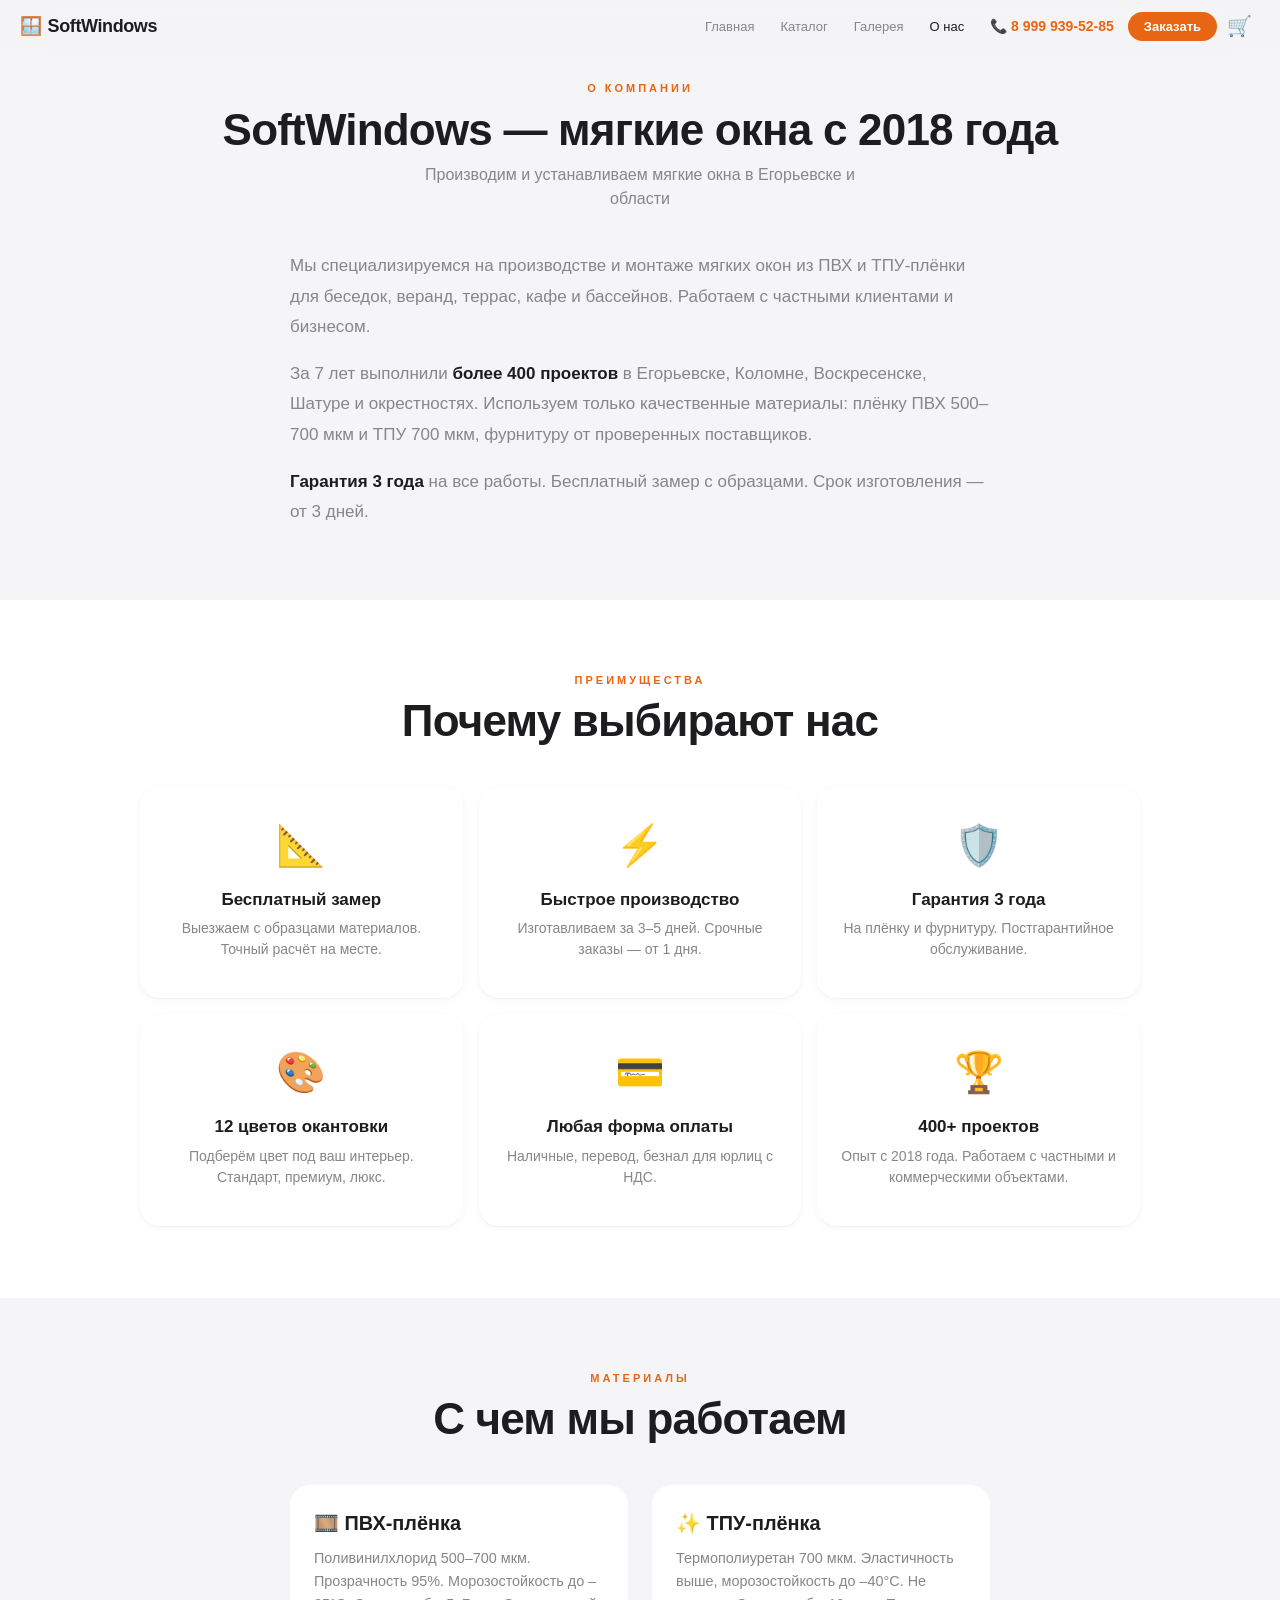
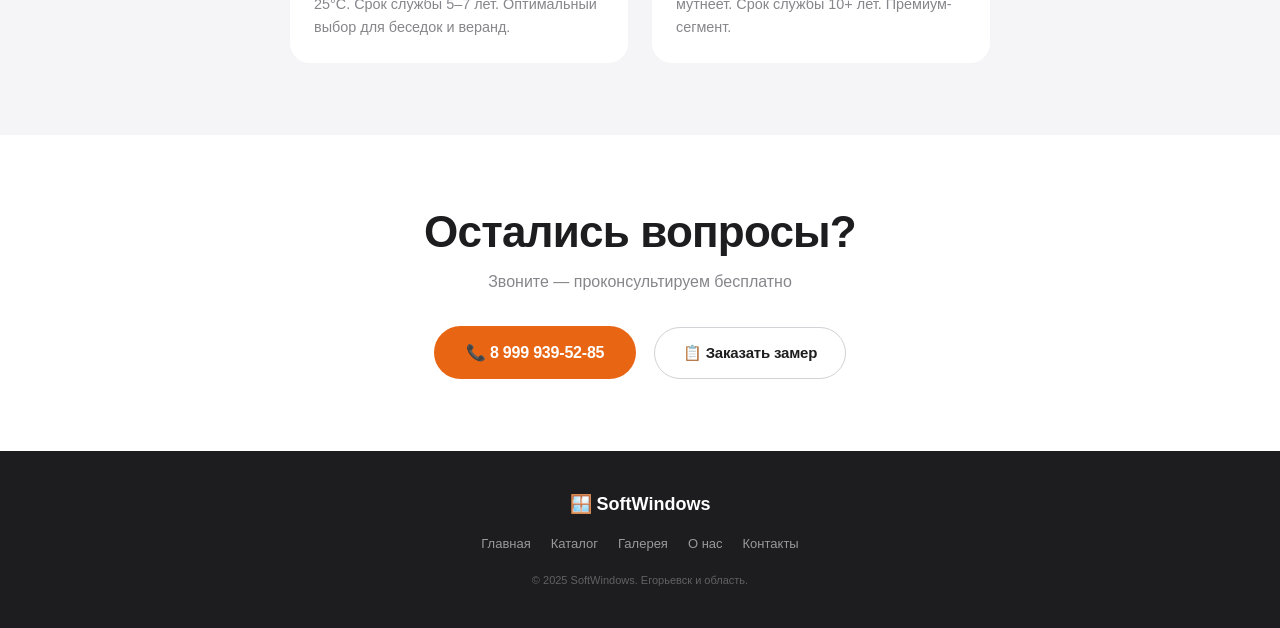
<file: about.html>
<!DOCTYPE html>
<html lang="ru">
<head>
<meta charset="UTF-8">
<meta name="viewport" content="width=device-width, initial-scale=1.0">
<meta name="description" content="О компании SoftWindows: производство и монтаж мягких окон в Егорьевске с 2018 года. Гарантия 3 года.">
<title>О нас — SoftWindows</title>
<link rel="stylesheet" href="css/style.css">
</head>
<body>
<div class="admin-bar" id="adminBar">
    <span>🔐 Админ</span>
    <button class="abtn" onclick="openProductModal()">+ Товар</button>
    <button class="abtn" onclick="openGalleryModal()">+ Фото</button>
    <button class="abtn green" onclick="editAllData()">📝 Всё</button>
    <button class="abtn" onclick="exportData()">💾 Экспорт</button>
    <button class="abtn" onclick="importData()">📂 Импорт</button>
    <button class="abtn red" onclick="adminLogout()">Выход</button>
</div>
<nav class="nav" id="navbar">
    <div class="nav-logo" onclick="if(!isAdmin)adminLogin()"><span class="logo-icon">🪟</span> SoftWindows</div>
    <ul class="nav-links" id="navLinks">
        <li><a href="index.html" data-page="home">Главная</a></li>
        <li><a href="catalog.html" data-page="catalog">Каталог</a></li>
        <li><a href="gallery.html" data-page="gallery">Галерея</a></li>
        <li><a href="about.html" data-page="about" class="active">О нас</a></li>
        <li><a href="tel:+79999395285" class="nav-phone">📞 8 999 939-52-85</a></li>
        <li><a href="contact.html" data-page="contact" class="nav-cta">Заказать</a></li>
        <li><button class="cart-icon" onclick="openCart()">🛒<span class="cart-count" id="cartCount">0</span></button></li>
    </ul>
    <button class="burger" id="burger" onclick="toggleMenu()"><span></span><span></span><span></span></button>
</nav>
<main>
    <section class="section" style="padding-top:80px">
        <div class="section-head">
            <p class="section-tag">О компании</p>
            <h2 class="section-title">SoftWindows — мягкие окна с 2018 года</h2>
            <p class="section-sub">Производим и устанавливаем мягкие окна в Егорьевске и области</p>
        </div>
        <div style="max-width:700px;margin:0 auto;line-height:1.8;color:var(--text-secondary)">
            <p>Мы специализируемся на производстве и монтаже мягких окон из ПВХ и ТПУ-плёнки для беседок, веранд, террас, кафе и бассейнов. Работаем с частными клиентами и бизнесом.</p>
            <p style="margin-top:1rem">За 7 лет выполнили <strong style="color:var(--text)">более 400 проектов</strong> в Егорьевске, Коломне, Воскресенске, Шатуре и окрестностях. Используем только качественные материалы: плёнку ПВХ 500–700 мкм и ТПУ 700 мкм, фурнитуру от проверенных поставщиков.</p>
            <p style="margin-top:1rem"><strong style="color:var(--text)">Гарантия 3 года</strong> на все работы. Бесплатный замер с образцами. Срок изготовления — от 3 дней.</p>
        </div>
    </section>
    <section class="section alt">
        <div class="section-head">
            <p class="section-tag">Преимущества</p>
            <h2 class="section-title">Почему выбирают нас</h2>
        </div>
        <div class="services-grid" style="max-width:var(--max-width);margin:0 auto">
            <div class="service-card"><span class="service-icon">📐</span><h3>Бесплатный замер</h3><p>Выезжаем с образцами материалов. Точный расчёт на месте.</p></div>
            <div class="service-card"><span class="service-icon">⚡</span><h3>Быстрое производство</h3><p>Изготавливаем за 3–5 дней. Срочные заказы — от 1 дня.</p></div>
            <div class="service-card"><span class="service-icon">🛡️</span><h3>Гарантия 3 года</h3><p>На плёнку и фурнитуру. Постгарантийное обслуживание.</p></div>
            <div class="service-card"><span class="service-icon">🎨</span><h3>12 цветов окантовки</h3><p>Подберём цвет под ваш интерьер. Стандарт, премиум, люкс.</p></div>
            <div class="service-card"><span class="service-icon">💳</span><h3>Любая форма оплаты</h3><p>Наличные, перевод, безнал для юрлиц с НДС.</p></div>
            <div class="service-card"><span class="service-icon">🏆</span><h3>400+ проектов</h3><p>Опыт с 2018 года. Работаем с частными и коммерческими объектами.</p></div>
        </div>
    </section>
    <section class="section">
        <div class="section-head">
            <p class="section-tag">Материалы</p>
            <h2 class="section-title">С чем мы работаем</h2>
        </div>
        <div style="max-width:700px;margin:0 auto;display:grid;grid-template-columns:1fr 1fr;gap:1.5rem">
            <div style="background:var(--bg-alt);border-radius:var(--radius);padding:1.5rem">
                <h3 style="margin-bottom:0.5rem">🎞️ ПВХ-плёнка</h3>
                <p style="color:var(--text-secondary);font-size:0.9rem;line-height:1.6">Поливинилхлорид 500–700 мкм. Прозрачность 95%. Морозостойкость до –25°C. Срок службы 5–7 лет. Оптимальный выбор для беседок и веранд.</p>
            </div>
            <div style="background:var(--bg-alt);border-radius:var(--radius);padding:1.5rem">
                <h3 style="margin-bottom:0.5rem">✨ ТПУ-плёнка</h3>
                <p style="color:var(--text-secondary);font-size:0.9rem;line-height:1.6">Термополиуретан 700 мкм. Эластичность выше, морозостойкость до –40°C. Не мутнеет. Срок службы 10+ лет. Премиум-сегмент.</p>
            </div>
        </div>
    </section>
    <section class="section alt" style="text-align:center">
        <h2 class="section-title" style="margin-bottom:0.8rem">Остались вопросы?</h2>
        <p class="section-sub" style="margin-bottom:2rem">Звоните — проконсультируем бесплатно</p>
        <a href="tel:+79999395285" class="btn btn-accent" style="font-size:1rem;padding:0.9rem 2rem">📞 8 999 939-52-85</a>
        <a href="contact.html" class="btn btn-outline" style="margin-left:0.8rem">📋 Заказать замер</a>
    </section>
</main>
<footer>
    <div class="footer-logo">🪟 SoftWindows</div>
    <ul class="footer-links">
        <li><a href="index.html">Главная</a></li><li><a href="catalog.html">Каталог</a></li>
        <li><a href="gallery.html">Галерея</a></li><li><a href="about.html">О нас</a></li>
        <li><a href="contact.html">Контакты</a></li>
    </ul>
    <p class="footer-copy">© 2025 SoftWindows. Егорьевск и область.</p>
</footer>
<div class="cart-modal" id="cartModal" onclick="closeCartOutside(event)">
    <div class="cart-panel" onclick="event.stopPropagation()">
        <div class="cart-header"><h3>🛒 Корзина</h3><button class="cart-close" onclick="closeCart()">✕</button></div>
        <div id="cartItems"></div>
        <div class="cart-total"><span>Итого:</span><span class="cart-total-price" id="cartTotal">0 ₽</span></div>
        <div class="cart-actions">
            <a href="contact.html" class="btn btn-accent" style="flex:1;justify-content:center" onclick="closeCart()">Оформить</a>
            <button class="btn btn-outline" style="flex:1;justify-content:center" onclick="clearCart()">Очистить</button>
        </div>
    </div>
</div>
<script src="js/data.js"></script>
<script src="js/app.js"></script>
<script src="js/components.js"></script>
</body>
</html>
</file>
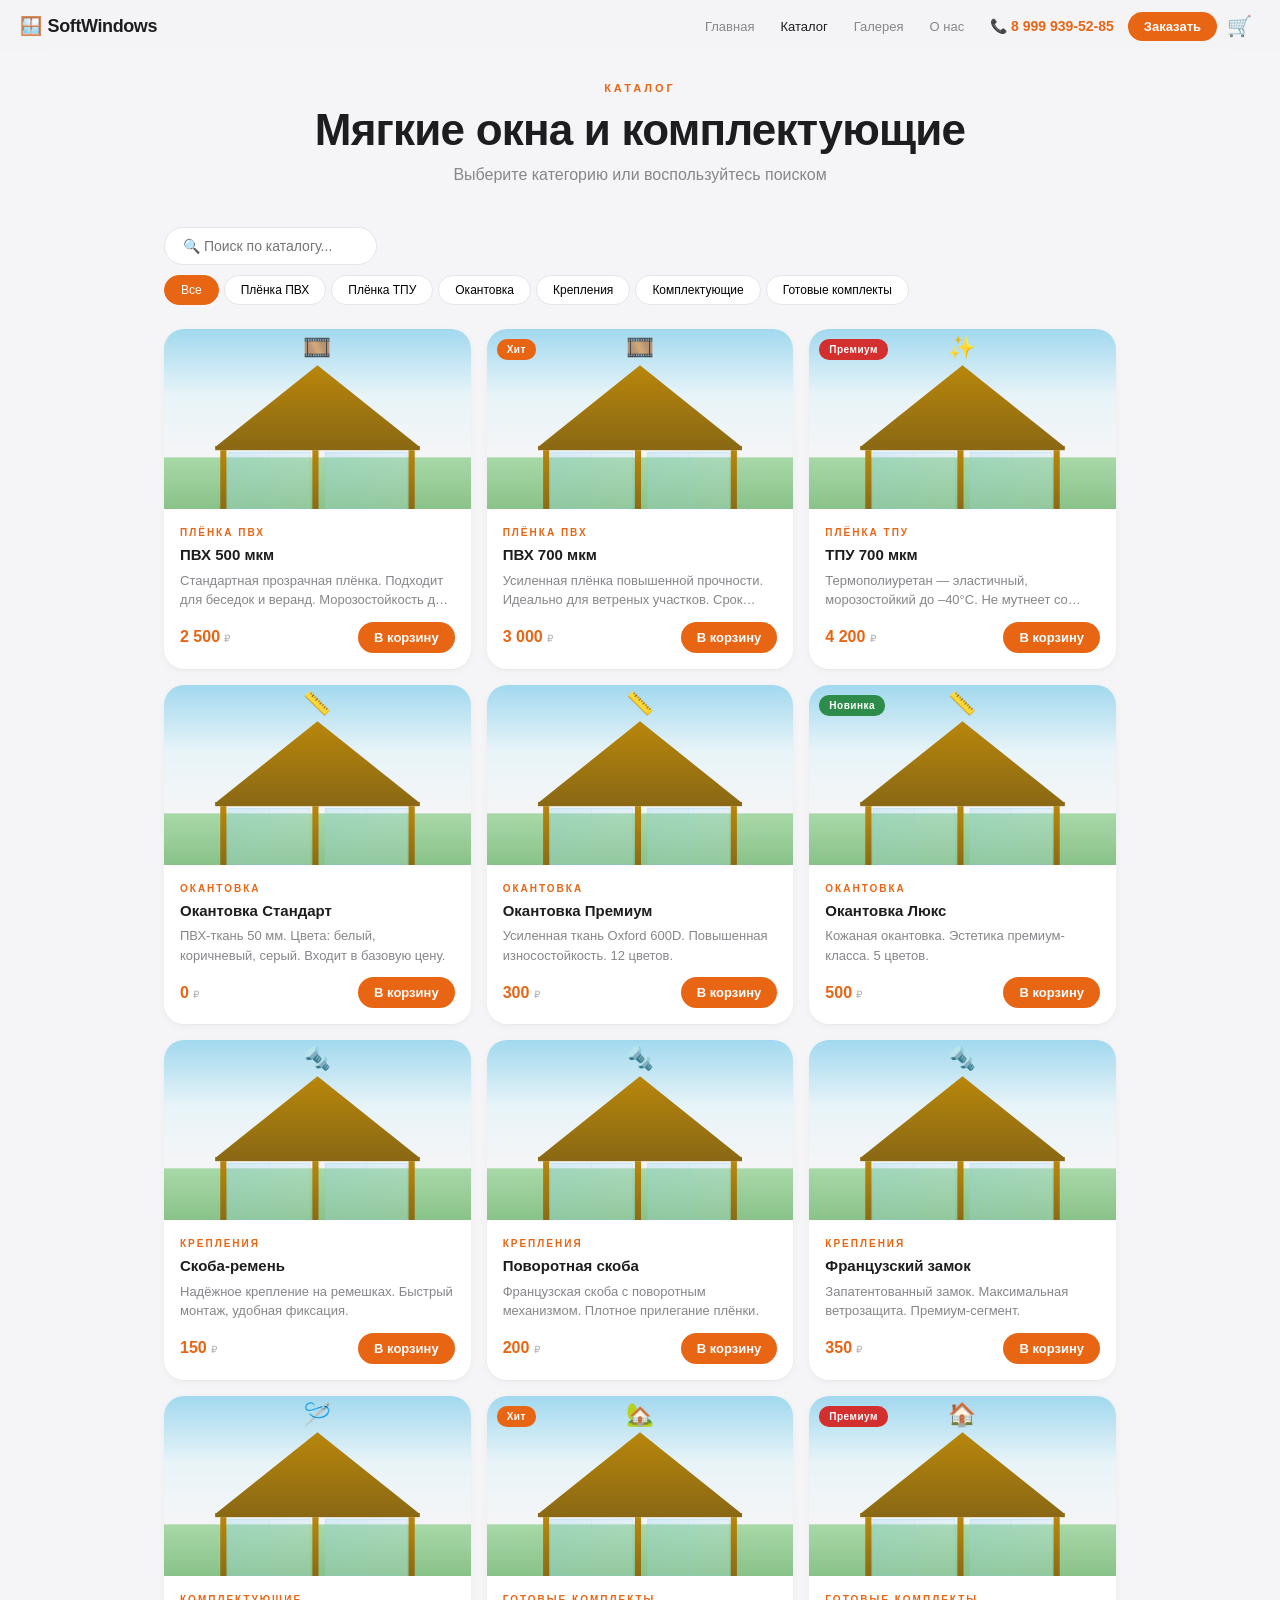
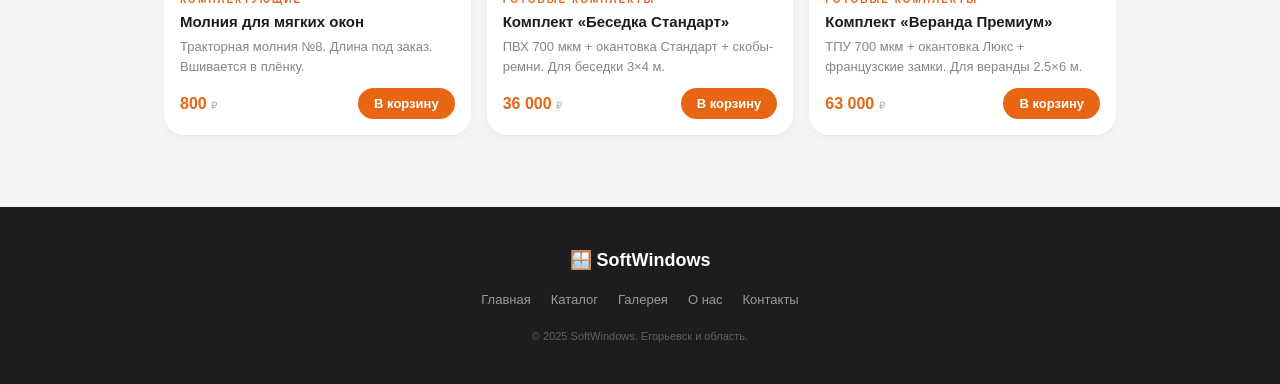
<file: catalog.html>
<!DOCTYPE html>
<html lang="ru">
<head>
<meta charset="UTF-8">
<meta name="viewport" content="width=device-width, initial-scale=1.0">
<meta name="description" content="Каталог мягких окон SoftWindows: ПВХ и ТПУ плёнка, окантовка, крепления, готовые комплекты. Цены от 2 500 ₽/м².">
<title>Каталог — SoftWindows</title>
<link rel="stylesheet" href="css/style.css">
</head>
<body>
<div class="admin-bar" id="adminBar">
    <span>🔐 Админ</span>
    <button class="abtn" onclick="openProductModal()">+ Товар</button>
    <button class="abtn green" onclick="editAllData()">📝 Всё</button>
    <button class="abtn" onclick="exportData()">💾 Экспорт</button>
    <button class="abtn" onclick="importData()">📂 Импорт</button>
    <button class="abtn red" onclick="adminLogout()">Выход</button>
</div>
<nav class="nav" id="navbar">
    <div class="nav-logo" onclick="if(!isAdmin)adminLogin()"><span class="logo-icon">🪟</span> SoftWindows</div>
    <ul class="nav-links" id="navLinks">
        <li><a href="index.html" data-page="home">Главная</a></li>
        <li><a href="catalog.html" data-page="catalog" class="active">Каталог</a></li>
        <li><a href="gallery.html" data-page="gallery">Галерея</a></li>
        <li><a href="about.html" data-page="about">О нас</a></li>
        <li><a href="tel:+79999395285" class="nav-phone">📞 8 999 939-52-85</a></li>
        <li><a href="contact.html" data-page="contact" class="nav-cta">Заказать</a></li>
        <li><button class="cart-icon" onclick="openCart()">🛒<span class="cart-count" id="cartCount">0</span></button></li>
    </ul>
    <button class="burger" id="burger" onclick="toggleMenu()"><span></span><span></span><span></span></button>
</nav>
<main>
    <section class="section" style="padding-top:80px">
        <div class="section-head">
            <p class="section-tag">Каталог</p>
            <h2 class="section-title">Мягкие окна и комплектующие</h2>
            <p class="section-sub">Выберите категорию или воспользуйтесь поиском</p>
        </div>
        <div class="catalog-toolbar">
            <input type="text" id="search" placeholder="🔍 Поиск по каталогу...">
            <div id="filters"></div>
        </div>
        <div id="catalogGrid"></div>
    </section>
</main>
<footer>
    <div class="footer-logo">🪟 SoftWindows</div>
    <ul class="footer-links">
        <li><a href="index.html">Главная</a></li><li><a href="catalog.html">Каталог</a></li>
        <li><a href="gallery.html">Галерея</a></li><li><a href="about.html">О нас</a></li>
        <li><a href="contact.html">Контакты</a></li>
    </ul>
    <p class="footer-copy">© 2025 SoftWindows. Егорьевск и область.</p>
</footer>
<div class="cart-modal" id="cartModal" onclick="closeCartOutside(event)">
    <div class="cart-panel" onclick="event.stopPropagation()">
        <div class="cart-header"><h3>🛒 Корзина</h3><button class="cart-close" onclick="closeCart()">✕</button></div>
        <div id="cartItems"></div>
        <div class="cart-total"><span>Итого:</span><span class="cart-total-price" id="cartTotal">0 ₽</span></div>
        <div class="cart-actions">
            <a href="contact.html" class="btn btn-accent" style="flex:1;justify-content:center" onclick="closeCart()">Оформить</a>
            <button class="btn btn-outline" style="flex:1;justify-content:center" onclick="clearCart()">Очистить</button>
        </div>
    </div>
</div>
<div class="modal-overlay" id="productModal" onclick="closeModalOutside(event)">
    <div class="modal-box" onclick="event.stopPropagation()">
        <h3 id="productModalTitle">Новый товар</h3><input type="hidden" id="editId">
        <div class="modal-field"><label>Категория</label><input type="text" id="f_cat"></div>
        <div class="modal-field"><label>Название</label><input type="text" id="f_title"></div>
        <div class="modal-field"><label>Описание</label><textarea id="f_desc"></textarea></div>
        <div class="modal-field"><label>Цена</label><input type="text" id="f_price"></div>
        <div class="modal-field"><label>Ссылка на фото или images/файл.jpg</label><input type="text" id="f_img"></div>
        <div class="modal-field"><label>Эмодзи</label><input type="text" id="f_icon"></div>
        <div class="modal-field"><label>Бейдж (Хит/Новинка/Премиум)</label><input type="text" id="f_badge"></div>
        <div class="modal-btns">
            <button class="btn btn-outline" onclick="closeModal('productModal')">Отмена</button>
            <button class="btn btn-accent" onclick="saveProduct()">Сохранить</button>
        </div>
    </div>
</div>
<script src="js/data.js"></script>
<script src="js/app.js"></script>
<script src="js/components.js"></script>
</body>
</html>
</file>
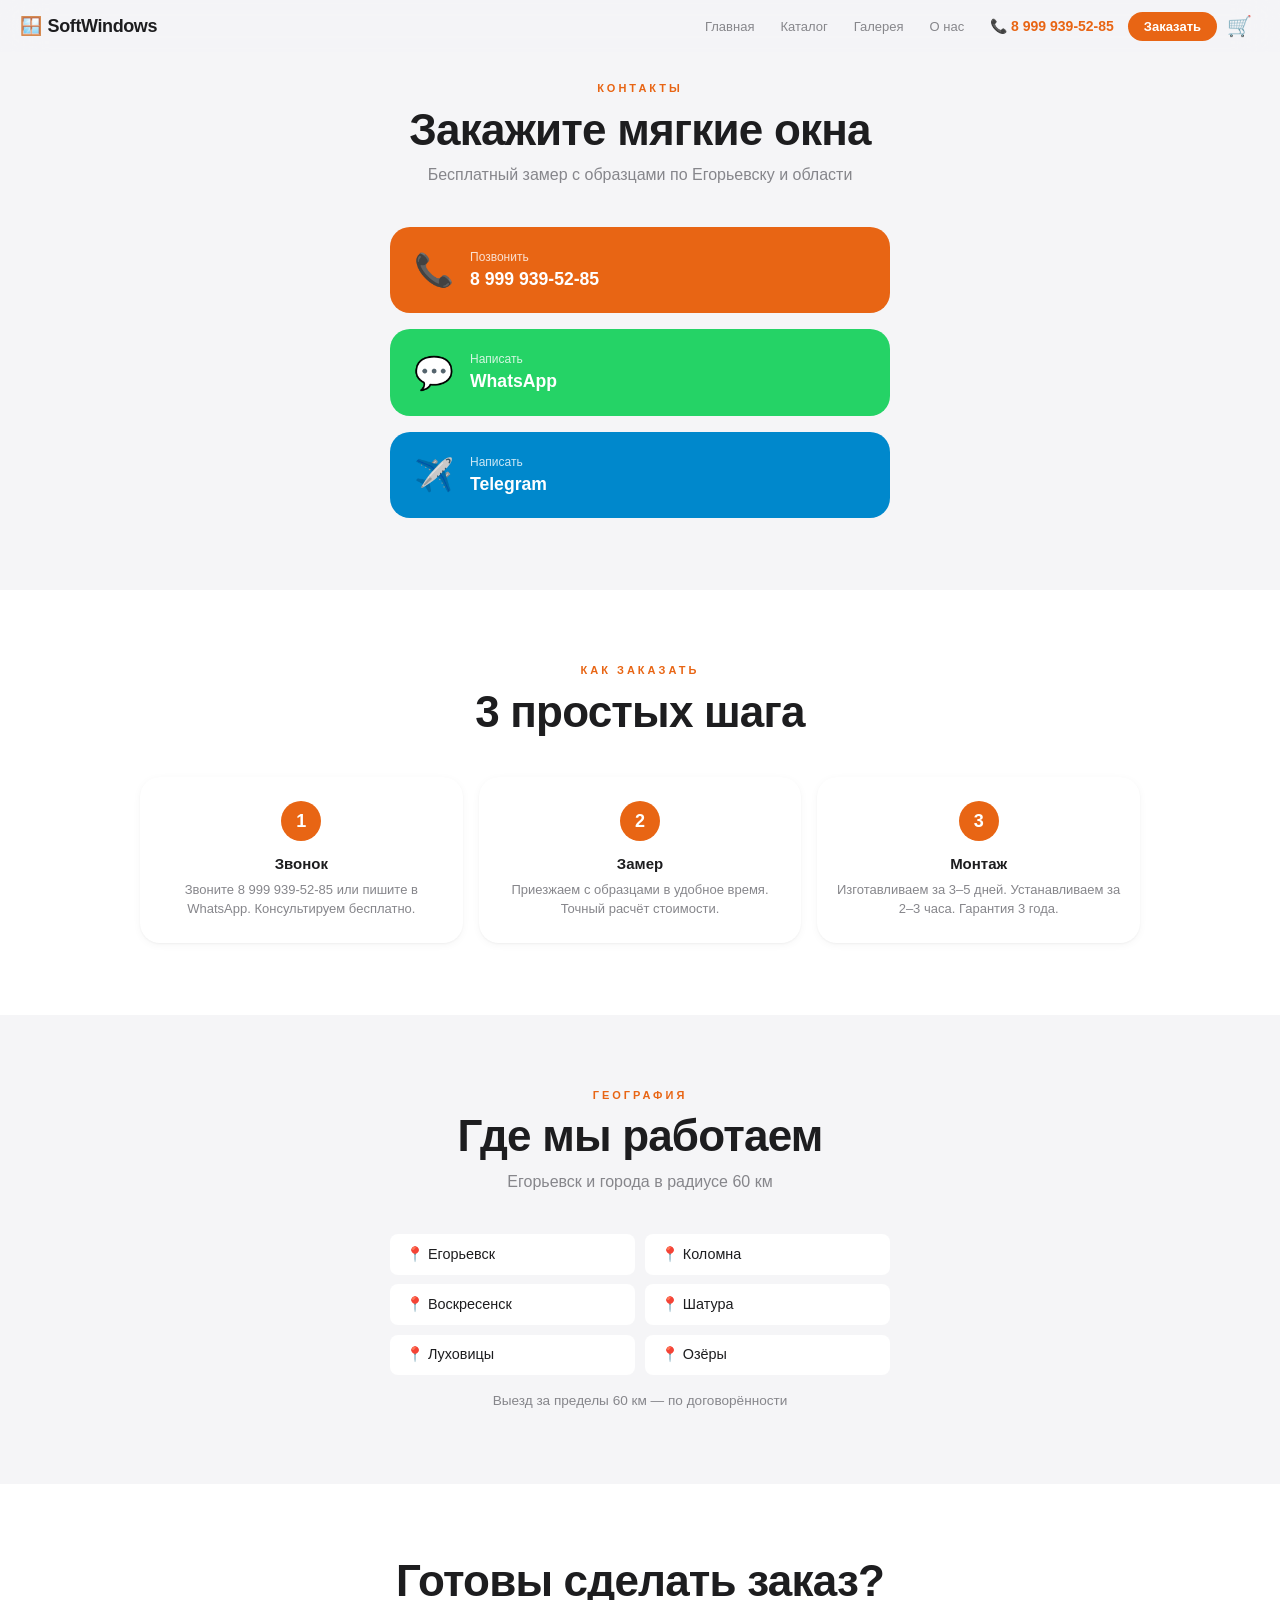
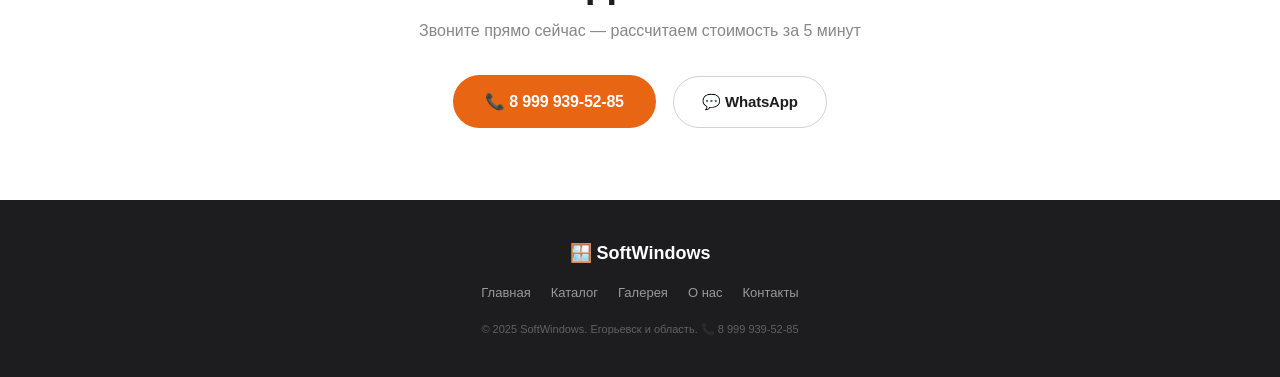
<file: contact.html>
<!DOCTYPE html>
<html lang="ru">
<head>
<meta charset="UTF-8">
<meta name="viewport" content="width=device-width, initial-scale=1.0">
<meta name="description" content="Заказать мягкие окна SoftWindows: телефон 8 999 939-52-85, WhatsApp, бесплатный замер в Егорьевске и области.">
<title>Контакты — SoftWindows</title>
<link rel="stylesheet" href="css/style.css">
</head>
<body>
<div class="admin-bar" id="adminBar">
    <span>🔐 Админ</span>
    <button class="abtn" onclick="openProductModal()">+ Товар</button>
    <button class="abtn" onclick="openGalleryModal()">+ Фото</button>
    <button class="abtn green" onclick="editAllData()">📝 Всё</button>
    <button class="abtn" onclick="exportData()">💾 Экспорт</button>
    <button class="abtn" onclick="importData()">📂 Импорт</button>
    <button class="abtn red" onclick="adminLogout()">Выход</button>
</div>
<nav class="nav" id="navbar">
    <div class="nav-logo" onclick="if(!isAdmin)adminLogin()"><span class="logo-icon">🪟</span> SoftWindows</div>
    <ul class="nav-links" id="navLinks">
        <li><a href="index.html" data-page="home">Главная</a></li>
        <li><a href="catalog.html" data-page="catalog">Каталог</a></li>
        <li><a href="gallery.html" data-page="gallery">Галерея</a></li>
        <li><a href="about.html" data-page="about">О нас</a></li>
        <li><a href="tel:+79999395285" class="nav-phone">📞 8 999 939-52-85</a></li>
        <li><a href="contact.html" data-page="contact" class="nav-cta active">Заказать</a></li>
        <li><button class="cart-icon" onclick="openCart()">🛒<span class="cart-count" id="cartCount">0</span></button></li>
    </ul>
    <button class="burger" id="burger" onclick="toggleMenu()"><span></span><span></span><span></span></button>
</nav>
<main>
    <section class="section" style="padding-top:80px">
        <div class="section-head">
            <p class="section-tag">Контакты</p>
            <h2 class="section-title">Закажите мягкие окна</h2>
            <p class="section-sub">Бесплатный замер с образцами по Егорьевску и области</p>
        </div>
        <div style="max-width:500px;margin:0 auto;display:flex;flex-direction:column;gap:1rem">
            <a href="tel:+79999395285" style="display:flex;align-items:center;gap:1rem;background:var(--accent);color:#fff;padding:1.2rem 1.5rem;border-radius:var(--radius);font-size:1.1rem;font-weight:600;transition:var(--transition)">
                <span style="font-size:2rem">📞</span>
                <div><div style="font-size:0.75rem;opacity:0.8;font-weight:400">Позвонить</div>8 999 939-52-85</div>
            </a>
            <a href="https://wa.me/79999395285" target="_blank" rel="noopener" style="display:flex;align-items:center;gap:1rem;background:#25D366;color:#fff;padding:1.2rem 1.5rem;border-radius:var(--radius);font-size:1.1rem;font-weight:600;transition:var(--transition)">
                <span style="font-size:2rem">💬</span>
                <div><div style="font-size:0.75rem;opacity:0.8;font-weight:400">Написать</div>WhatsApp</div>
            </a>
            <a href="https://t.me/softwindows" target="_blank" rel="noopener" style="display:flex;align-items:center;gap:1rem;background:#0088cc;color:#fff;padding:1.2rem 1.5rem;border-radius:var(--radius);font-size:1.1rem;font-weight:600;transition:var(--transition)">
                <span style="font-size:2rem">✈️</span>
                <div><div style="font-size:0.75rem;opacity:0.8;font-weight:400">Написать</div>Telegram</div>
            </a>
        </div>
    </section>
    <section class="section alt">
        <div class="section-head">
            <p class="section-tag">Как заказать</p>
            <h2 class="section-title">3 простых шага</h2>
        </div>
        <div class="process-grid" style="max-width:var(--max-width);margin:0 auto">
            <div class="process-step"><div class="process-num">1</div><h4>Звонок</h4><p>Звоните 8 999 939-52-85 или пишите в WhatsApp. Консультируем бесплатно.</p></div>
            <div class="process-step"><div class="process-num">2</div><h4>Замер</h4><p>Приезжаем с образцами в удобное время. Точный расчёт стоимости.</p></div>
            <div class="process-step"><div class="process-num">3</div><h4>Монтаж</h4><p>Изготавливаем за 3–5 дней. Устанавливаем за 2–3 часа. Гарантия 3 года.</p></div>
        </div>
    </section>
    <section class="section">
        <div class="section-head">
            <p class="section-tag">География</p>
            <h2 class="section-title">Где мы работаем</h2>
            <p class="section-sub">Егорьевск и города в радиусе 60 км</p>
        </div>
        <div style="max-width:500px;margin:0 auto;display:grid;grid-template-columns:1fr 1fr;gap:0.6rem;font-size:0.9rem">
            <div style="padding:0.6rem 1rem;background:var(--bg-alt);border-radius:8px">📍 Егорьевск</div>
            <div style="padding:0.6rem 1rem;background:var(--bg-alt);border-radius:8px">📍 Коломна</div>
            <div style="padding:0.6rem 1rem;background:var(--bg-alt);border-radius:8px">📍 Воскресенск</div>
            <div style="padding:0.6rem 1rem;background:var(--bg-alt);border-radius:8px">📍 Шатура</div>
            <div style="padding:0.6rem 1rem;background:var(--bg-alt);border-radius:8px">📍 Луховицы</div>
            <div style="padding:0.6rem 1rem;background:var(--bg-alt);border-radius:8px">📍 Озёры</div>
        </div>
        <p style="text-align:center;margin-top:1rem;color:var(--text-secondary);font-size:0.85rem">Выезд за пределы 60 км — по договорённости</p>
    </section>
    <section class="section alt" style="text-align:center">
        <h2 class="section-title" style="margin-bottom:0.8rem">Готовы сделать заказ?</h2>
        <p class="section-sub" style="margin-bottom:2rem">Звоните прямо сейчас — рассчитаем стоимость за 5 минут</p>
        <a href="tel:+79999395285" class="btn btn-accent" style="font-size:1rem;padding:0.9rem 2rem">📞 8 999 939-52-85</a>
        <a href="https://wa.me/79999395285" target="_blank" rel="noopener" class="btn btn-outline" style="margin-left:0.8rem">💬 WhatsApp</a>
    </section>
</main>
<footer>
    <div class="footer-logo">🪟 SoftWindows</div>
    <ul class="footer-links">
        <li><a href="index.html">Главная</a></li><li><a href="catalog.html">Каталог</a></li>
        <li><a href="gallery.html">Галерея</a></li><li><a href="about.html">О нас</a></li>
        <li><a href="contact.html">Контакты</a></li>
    </ul>
    <p class="footer-copy">© 2025 SoftWindows. Егорьевск и область. 📞 8 999 939-52-85</p>
</footer>
<div class="cart-modal" id="cartModal" onclick="closeCartOutside(event)">
    <div class="cart-panel" onclick="event.stopPropagation()">
        <div class="cart-header"><h3>🛒 Корзина</h3><button class="cart-close" onclick="closeCart()">✕</button></div>
        <div id="cartItems"></div>
        <div class="cart-total"><span>Итого:</span><span class="cart-total-price" id="cartTotal">0 ₽</span></div>
        <div class="cart-actions">
            <a href="contact.html" class="btn btn-accent" style="flex:1;justify-content:center" onclick="closeCart()">Оформить</a>
            <button class="btn btn-outline" style="flex:1;justify-content:center" onclick="clearCart()">Очистить</button>
        </div>
    </div>
</div>
<script src="js/data.js"></script>
<script src="js/app.js"></script>
<script src="js/components.js"></script>
</body>
</html>
</file>
<file: css/style.css>
/* ===== SOFTWINDOWS — APPLE MINIMAL ===== */
:root {
    --bg: #f5f5f7;
    --bg-alt: #ffffff;
    --text: #1d1d1f;
    --text-secondary: #86868b;
    --text-tertiary: #aeaeb2;
    --accent: #e86514;
    --accent-hover: #c85210;
    --accent-light: rgba(232,101,20,0.06);
    --green: #2d8c4a;
    --red: #d32f2f;
    --gold: #f5a623;
    --card-bg: #ffffff;
    --card-shadow: 0 1px 2px rgba(0,0,0,0.04), 0 2px 8px rgba(0,0,0,0.04);
    --card-shadow-hover: 0 2px 4px rgba(0,0,0,0.06), 0 8px 24px rgba(0,0,0,0.08);
    --radius: 20px;
    --radius-sm: 14px;
    --radius-xs: 8px;
    --nav-height: 52px;
    --max-width: 1000px;
    --font: 'Inter', -apple-system, BlinkMacSystemFont, 'Segoe UI', Roboto, sans-serif;
    --transition: 0.35s cubic-bezier(0.25, 0.1, 0.25, 1);
}

*,*::before,*::after{box-sizing:border-box;margin:0;padding:0}
html{scroll-behavior:smooth;-webkit-text-size-adjust:100%}
body{font-family:var(--font);color:var(--text);background:var(--bg);line-height:1.5;overflow-x:hidden;min-height:100vh;-webkit-font-smoothing:antialiased;font-size:17px}
img{max-width:100%;height:auto;display:block}
a{color:inherit;text-decoration:none}
button{cursor:pointer;font-family:inherit;border:none;background:none;font-size:inherit}
input,select,textarea{font-family:inherit;font-size:inherit}
ul{list-style:none}

/* Админ-бар */
.admin-bar{display:none;position:fixed;top:0;left:0;right:0;z-index:100000;background:#1d1d1f;color:#fff;padding:6px 16px;font-size:12px;align-items:center;gap:6px;flex-wrap:wrap}
.admin-bar.show{display:flex}
.abtn{background:rgba(255,255,255,0.1);color:#fff;padding:4px 10px;border-radius:5px;font-size:11px;transition:var(--transition)}
.abtn:hover{background:rgba(255,255,255,0.2)}
.abtn.red{background:rgba(211,47,47,0.4)}.abtn.red:hover{background:rgba(211,47,47,0.6)}
.abtn.green{background:rgba(45,140,74,0.4)}.abtn.green:hover{background:rgba(45,140,74,0.6)}

/* Нав */
.nav{position:fixed;top:0;left:0;right:0;z-index:1000;height:var(--nav-height);background:rgba(245,245,247,0.82);backdrop-filter:blur(20px);-webkit-backdrop-filter:blur(20px);display:flex;align-items:center;justify-content:space-between;padding:0 20px}
.admin-bar.show~.nav{top:30px}
.nav-logo{font-weight:700;font-size:18px;cursor:pointer;letter-spacing:-0.4px;display:flex;align-items:center;gap:6px;color:var(--text)}
.nav-links{display:flex;align-items:center;gap:2px}
.nav-links a{font-size:13px;padding:6px 12px;border-radius:8px;color:var(--text-secondary);transition:var(--transition);font-weight:500}
.nav-links a:hover,.nav-links a.active{color:var(--text)}
.nav-links a.nav-cta{background:var(--accent);color:#fff!important;padding:7px 16px;border-radius:20px;font-weight:600}
.nav-links a.nav-cta:hover{background:var(--accent-hover)}
.nav-phone{font-weight:600!important;color:var(--accent)!important;font-size:14px!important}
.cart-icon{position:relative;font-size:20px;padding:6px 8px;border-radius:8px}
.cart-count{position:absolute;top:0;right:0;background:var(--red);color:#fff;font-size:10px;min-width:16px;height:16px;border-radius:8px;display:flex;align-items:center;justify-content:center;font-weight:700}
.burger{display:none;flex-direction:column;gap:4px;padding:8px}
.burger span{display:block;width:20px;height:2px;background:var(--text);border-radius:1px}

/* Hero */
.hero{position:relative;padding:80px 24px 64px;text-align:center;overflow:hidden;background:var(--bg-alt)}
.hero-content{max-width:640px;margin:0 auto;position:relative;z-index:1}
.hero-badge{display:inline-block;background:var(--accent-light);color:var(--accent);padding:6px 16px;border-radius:20px;font-size:13px;font-weight:600;margin-bottom:20px}
.hero h1{font-size:clamp(32px,5vw,56px);font-weight:800;letter-spacing:-1.5px;line-height:1.08;margin-bottom:16px}
.hero h1 .accent{color:var(--accent)}
.hero p{font-size:17px;color:var(--text-secondary);max-width:480px;margin:0 auto 28px;line-height:1.55}
.hero-stats{display:flex;gap:32px;justify-content:center;margin-bottom:28px}
.hero-stat-num{font-size:28px;font-weight:800;color:var(--accent)}
.hero-stat-label{font-size:12px;color:var(--text-secondary);text-transform:uppercase;letter-spacing:1px}
.hero-btns{display:flex;gap:10px;justify-content:center;flex-wrap:wrap}

/* Секции */
.section{padding:72px 24px;max-width:var(--max-width);margin:0 auto}
.section.alt{background:var(--bg-alt);max-width:100%;padding:72px 24px}
.section.alt>*{max-width:var(--max-width);margin-left:auto;margin-right:auto}
.section.dark{background:#1d1d1f;color:#fff;max-width:100%;padding:72px 24px}
.section.dark>*{max-width:var(--max-width);margin-left:auto;margin-right:auto}
.section.dark .section-sub{color:rgba(255,255,255,0.55)}
.section-head{text-align:center;margin-bottom:40px}
.section-tag{font-size:11px;text-transform:uppercase;letter-spacing:3px;color:var(--accent);font-weight:700;margin-bottom:8px}
.section-title{font-size:clamp(28px,4vw,44px);font-weight:800;letter-spacing:-0.8px;margin-bottom:8px;line-height:1.15}
.section-sub{color:var(--text-secondary);font-size:16px;max-width:440px;margin:0 auto}

/* Кнопки */
.btn{display:inline-flex;align-items:center;gap:6px;padding:14px 28px;border-radius:28px;font-size:15px;font-weight:600;transition:var(--transition);white-space:nowrap;letter-spacing:-0.2px}
.btn-accent{background:var(--accent);color:#fff}
.btn-accent:hover{background:var(--accent-hover)}
.btn-outline{border:1.5px solid #d2d2d7;color:var(--text);background:transparent}
.btn-outline:hover{background:rgba(0,0,0,0.03)}
.btn-white{background:#fff;color:var(--text)}
.btn-white:hover{background:#f0f0f0}
.btn-sm{padding:8px 16px;font-size:13px;border-radius:18px;background:var(--accent);color:#fff;font-weight:600}
.btn-sm:hover{background:var(--accent-hover)}
.btn-lg{padding:16px 36px;font-size:16px;border-radius:32px}

/* Trust bar */
.trust-bar{display:flex;justify-content:center;gap:40px;flex-wrap:wrap;padding:24px;background:var(--bg-alt);border-bottom:1px solid #e8e8ed}
.trust-item{text-align:center}
.trust-icon{font-size:24px;margin-bottom:4px}
.trust-text{font-weight:600;font-size:13px}
.trust-sub{font-size:11px;color:var(--text-tertiary)}

/* Сервисы */
.services-grid{display:grid;grid-template-columns:repeat(auto-fit,minmax(280px,1fr));gap:16px}
.service-card{background:var(--card-bg);border-radius:var(--radius);padding:28px 24px;box-shadow:var(--card-shadow);transition:var(--transition);text-align:center}
.service-card:hover{box-shadow:var(--card-shadow-hover);transform:translateY(-2px)}
.service-icon{font-size:40px;display:block;margin-bottom:12px}
.service-card h3{font-size:17px;font-weight:700;margin-bottom:6px}
.service-card p{color:var(--text-secondary);font-size:14px;margin-bottom:10px;line-height:1.5}
.service-price{font-weight:800;color:var(--accent);font-size:16px}

/* Before/After */
.ba-tabs{display:flex;gap:6px;justify-content:center;flex-wrap:wrap;margin-bottom:20px}
.ba-tab{padding:8px 20px;border-radius:20px;font-size:13px;border:1.5px solid #d2d2d7;background:#fff;transition:var(--transition);font-weight:500}
.ba-tab.active{background:var(--accent);color:#fff;border-color:var(--accent)}
.ba-container{position:relative;width:100%;max-width:700px;height:400px;margin:0 auto;border-radius:var(--radius);overflow:hidden;cursor:ew-resize;box-shadow:var(--card-shadow)}
.ba-img{position:absolute;top:0;left:0;width:100%;height:100%;object-fit:cover}
.ba-after{clip-path:inset(0 0 0 50%)}
.ba-label{position:absolute;top:16px;padding:5px 14px;border-radius:16px;font-size:11px;font-weight:700;color:#fff;z-index:2;letter-spacing:0.5px}
.ba-label-before{left:16px;background:rgba(0,0,0,0.5)}
.ba-label-after{right:16px;background:var(--accent)}
.ba-handle{position:absolute;top:0;bottom:0;left:50%;width:3px;background:#fff;z-index:3;cursor:ew-resize;box-shadow:0 0 8px rgba(0,0,0,0.15)}
.ba-handle::after{content:'⟷';position:absolute;top:50%;left:50%;transform:translate(-50%,-50%);width:40px;height:40px;background:#fff;border-radius:50%;box-shadow:0 2px 12px rgba(0,0,0,0.12);display:flex;align-items:center;justify-content:center;font-size:14px;color:var(--text)}

/* Калькулятор */
.calc-wrap{max-width:500px;margin:0 auto;background:var(--card-bg);border-radius:var(--radius);padding:28px;box-shadow:var(--card-shadow)}
.calc-row{margin-bottom:14px}
.calc-row label{display:block;font-size:13px;font-weight:600;margin-bottom:4px}
.calc-row input[type="number"],.calc-row select{width:100%;padding:10px 14px;border:1.5px solid #e5e5ea;border-radius:10px;font-size:15px;transition:var(--transition);background:var(--bg)}
.calc-row input:focus,.calc-row select:focus{outline:none;border-color:var(--accent);box-shadow:0 0 0 3px var(--accent-light);background:#fff}
.calc-row input[type="checkbox"]{margin-right:6px;accent-color:var(--accent)}
.calc-result{background:var(--accent-light);border-radius:var(--radius-sm);padding:20px;text-align:center;margin-top:16px}
.calc-result-label{font-size:12px;color:var(--text-secondary);margin-bottom:4px}
.calc-result-price{font-size:28px;font-weight:800;color:var(--accent)}
.calc-result-note{font-size:12px;color:var(--text-secondary);margin-top:6px}

/* Процесс */
.process-grid{display:grid;grid-template-columns:repeat(auto-fit,minmax(200px,1fr));gap:16px}
.process-step{text-align:center;padding:24px 16px;background:var(--card-bg);border-radius:var(--radius);box-shadow:var(--card-shadow);transition:var(--transition)}
.process-step:hover{transform:translateY(-2px);box-shadow:var(--card-shadow-hover)}
.process-num{width:40px;height:40px;border-radius:50%;background:var(--accent);color:#fff;font-weight:800;font-size:18px;display:flex;align-items:center;justify-content:center;margin:0 auto 12px}
.process-step h4{font-weight:700;margin-bottom:4px;font-size:15px}
.process-step p{color:var(--text-secondary);font-size:13px;line-height:1.5}

/* Отзывы */
.test-grid{display:grid;grid-template-columns:repeat(auto-fit,minmax(280px,1fr));gap:16px}
.test-card{background:var(--card-bg);border-radius:var(--radius);padding:24px;box-shadow:var(--card-shadow);transition:var(--transition)}
.test-card:hover{box-shadow:var(--card-shadow-hover)}
.test-stars{font-size:14px;margin-bottom:8px;color:var(--gold);letter-spacing:1px}
.test-text{color:var(--text);margin-bottom:12px;font-size:14px;line-height:1.6;padding-left:12px;border-left:2px solid var(--accent-light)}
.test-author{font-weight:700;font-size:13px}
.test-loc{color:var(--text-tertiary);font-size:11px}

/* FAQ */
.faq-list{max-width:680px;margin:0 auto}
.faq-item{border-bottom:1px solid #e8e8ed;cursor:pointer}
.faq-q{padding:16px 0;font-weight:600;display:flex;justify-content:space-between;align-items:center;font-size:15px;gap:12px}
.faq-q .arrow{font-size:10px;transition:transform 0.35s;color:var(--accent)}
.faq-a{max-height:0;overflow:hidden;transition:max-height 0.4s,padding 0.4s;color:var(--text-secondary);font-size:14px;line-height:1.7}
.faq-item.open .faq-a{max-height:400px;padding-bottom:16px}
.faq-item.open .arrow{transform:rotate(180deg)}

/* Галерея */
.gallery-grid{display:grid;grid-template-columns:repeat(auto-fill,minmax(240px,1fr));gap:12px}
.gallery-item{position:relative;border-radius:var(--radius-sm);overflow:hidden;aspect-ratio:4/3;cursor:pointer;box-shadow:var(--card-shadow);transition:var(--transition);background:var(--bg)}
.gallery-item:hover{transform:translateY(-2px);box-shadow:var(--card-shadow-hover)}
.gallery-item img{width:100%;height:100%;object-fit:cover;transition:transform 0.5s}
.gallery-item:hover img{transform:scale(1.04)}
.gallery-overlay{position:absolute;bottom:0;left:0;right:0;padding:16px;background:linear-gradient(transparent,rgba(0,0,0,0.65));color:#fff;opacity:0;transition:var(--transition)}
.gallery-item:hover .gallery-overlay{opacity:1}
.gallery-overlay h4{font-size:14px;font-weight:700}
.gallery-overlay p{font-size:11px;opacity:0.85}

/* Каталог */
.catalog-toolbar{display:flex;gap:10px;flex-wrap:wrap;align-items:center;margin-bottom:24px}
#search{padding:10px 18px;border:1.5px solid #e5e5ea;border-radius:22px;font-size:14px;min-width:200px;transition:var(--transition);background:#fff}
#search:focus{outline:none;border-color:var(--accent);box-shadow:0 0 0 3px var(--accent-light)}
#filters{display:flex;gap:5px;flex-wrap:wrap}
.filter-btn{padding:7px 16px;border-radius:18px;font-size:12px;border:1.5px solid #e5e5ea;background:#fff;transition:var(--transition);font-weight:500}
.filter-btn.active{background:var(--accent);color:#fff;border-color:var(--accent)}
#catalogGrid{display:grid;grid-template-columns:repeat(auto-fill,minmax(250px,1fr));gap:16px}

.product-card{background:var(--card-bg);border-radius:var(--radius);overflow:hidden;box-shadow:var(--card-shadow);transition:var(--transition);position:relative}
.product-card:hover{box-shadow:var(--card-shadow-hover);transform:translateY(-2px)}
.product-img{position:relative;height:180px;overflow:hidden;background:var(--bg)}
.product-img img{width:100%;height:100%;object-fit:cover;transition:transform 0.5s}
.product-card:hover .product-img img{transform:scale(1.04)}
.product-badge{position:absolute;top:10px;left:10px;background:var(--red);color:#fff;font-size:10px;padding:3px 10px;border-radius:10px;font-weight:700;letter-spacing:0.5px}
.product-badge.hit{background:var(--accent)}
.product-badge.new{background:var(--green)}
.product-body{padding:16px}
.product-cat{font-size:10px;text-transform:uppercase;letter-spacing:2px;color:var(--accent);font-weight:700;margin-bottom:4px}
.product-title{font-weight:700;font-size:15px;margin-bottom:4px}
.product-desc{color:var(--text-secondary);font-size:13px;line-height:1.5;margin-bottom:12px;display:-webkit-box;-webkit-line-clamp:2;-webkit-box-orient:vertical;overflow:hidden}
.product-footer{display:flex;justify-content:space-between;align-items:center}
.product-price{font-weight:800;font-size:16px;color:var(--accent)}
.product-price small{font-size:10px;font-weight:500;color:var(--text-tertiary)}
.admin-edit,.admin-delete{position:absolute;top:8px;z-index:5;width:28px;height:28px;border-radius:50%;font-size:12px;display:flex;align-items:center;justify-content:center;color:#fff}
.admin-edit{right:40px;background:var(--accent)}.admin-delete{right:8px;background:var(--red)}

/* Lightbox */
.lightbox{display:none;position:fixed;inset:0;z-index:9000;background:rgba(0,0,0,0.95);align-items:center;justify-content:center}
.lightbox.active{display:flex}
.lightbox img{max-width:92vw;max-height:85vh;border-radius:8px;object-fit:contain}
.lb-close{position:absolute;top:16px;right:16px;color:#fff;font-size:24px;width:40px;height:40px;border-radius:50%;display:flex;align-items:center;justify-content:center;background:rgba(255,255,255,0.1)}
.lb-nav{position:absolute;top:50%;transform:translateY(-50%);color:#fff;font-size:36px;width:48px;height:48px;display:flex;align-items:center;justify-content:center;border-radius:50%;background:rgba(255,255,255,0.08)}
.lb-prev{left:16px}.lb-next{right:16px}
.lb-cap{position:absolute;bottom:24px;color:#fff;font-size:13px;text-align:center;width:100%}

/* Корзина */
.cart-modal{display:none;position:fixed;inset:0;z-index:8000;background:rgba(0,0,0,0.4);justify-content:flex-end}
.cart-modal.active{display:flex}
.cart-panel{width:100%;max-width:400px;background:#fff;height:100%;overflow-y:auto;padding:20px;display:flex;flex-direction:column;box-shadow:-4px 0 24px rgba(0,0,0,0.1);animation:slideInRight 0.3s}
.cart-header{display:flex;justify-content:space-between;align-items:center;margin-bottom:16px}
.cart-header h3{font-size:18px;font-weight:700}
.cart-close{font-size:18px;width:32px;height:32px;border-radius:50%;display:flex;align-items:center;justify-content:center;background:rgba(0,0,0,0.04)}
#cartItems{flex:1;overflow-y:auto}
.cart-item{display:flex;gap:10px;padding:12px 0;border-bottom:1px solid #f0f0f0;align-items:center}
.cart-item-img{width:48px;height:48px;border-radius:10px;object-fit:cover;background:var(--bg)}
.cart-item-info{flex:1}.cart-item-title{font-weight:600;font-size:13px}.cart-item-price{color:var(--accent);font-weight:700;font-size:13px}
.cart-item-qty{display:flex;align-items:center;gap:6px}
.cart-item-qty button{width:26px;height:26px;border-radius:50%;border:1.5px solid #e5e5ea;font-size:14px;display:flex;align-items:center;justify-content:center;font-weight:600}
.cart-item-remove{color:var(--red);font-size:13px;cursor:pointer;font-weight:600}
.cart-total{display:flex;justify-content:space-between;padding:16px 0;font-weight:700;font-size:16px;border-top:2px solid #f0f0f0;margin-top:8px}
.cart-total-price{color:var(--accent)}
.cart-actions{display:flex;gap:8px}.cart-actions .btn{flex:1;justify-content:center}
.cart-empty{text-align:center;color:var(--text-tertiary);padding:40px 0;font-size:14px}

/* Модалки */
.modal-overlay{display:none;position:fixed;inset:0;z-index:8500;background:rgba(0,0,0,0.4);align-items:center;justify-content:center;padding:16px}
.modal-overlay.active{display:flex}
.modal-box{background:#fff;border-radius:var(--radius);padding:28px;width:100%;max-width:480px;max-height:90vh;overflow-y:auto;position:relative;box-shadow:0 20px 50px rgba(0,0,0,0.15);animation:fadeInUp 0.3s}
.modal-box h3{font-size:20px;font-weight:700;margin-bottom:16px}
.modal-field{margin-bottom:14px}
.modal-field label{display:block;font-size:11px;font-weight:600;margin-bottom:4px;color:var(--text-secondary);text-transform:uppercase;letter-spacing:1px}
.modal-field input,.modal-field textarea,.modal-field select{width:100%;padding:10px 14px;border:1.5px solid #e5e5ea;border-radius:10px;font-size:15px;transition:var(--transition)}
.modal-field input:focus,.modal-field textarea:focus{outline:none;border-color:var(--accent);box-shadow:0 0 0 3px var(--accent-light)}
.modal-field textarea{min-height:80px;resize:vertical}
.modal-btns{display:flex;gap:8px;justify-content:flex-end;margin-top:20px}

/* CTA */
.cta-section{background:var(--accent);color:#fff;text-align:center;padding:48px 24px;border-radius:var(--radius)}
.cta-section h2{font-size:clamp(24px,4vw,36px);font-weight:800;margin-bottom:8px}
.cta-section p{opacity:0.9;margin-bottom:20px;font-size:16px}

/* Карта */
.map-section{border-radius:var(--radius);overflow:hidden;box-shadow:var(--card-shadow)}
.map-section iframe{width:100%;height:400px;border:none;display:block}

/* Обратный звонок */
.callback-bar{display:flex;align-items:center;justify-content:center;gap:12px;flex-wrap:wrap;padding:20px 24px;background:var(--bg-alt);border-radius:var(--radius);box-shadow:var(--card-shadow);margin-top:24px}
.callback-bar p{font-size:14px;color:var(--text-secondary)}
.callback-input{padding:10px 16px;border:1.5px solid #e5e5ea;border-radius:22px;font-size:15px;width:200px;transition:var(--transition)}
.callback-input:focus{outline:none;border-color:var(--accent);box-shadow:0 0 0 3px var(--accent-light)}
.callback-success{color:var(--green);font-weight:600;font-size:14px;display:none}

/* Footer */
footer{background:#1d1d1f;color:#fff;padding:40px 24px;text-align:center}
.footer-logo{font-weight:800;font-size:18px;margin-bottom:12px;display:flex;align-items:center;justify-content:center;gap:6px}
.footer-links{display:flex;gap:20px;justify-content:center;flex-wrap:wrap;margin-bottom:16px}
.footer-links a{font-size:13px;color:rgba(255,255,255,0.55);transition:var(--transition)}
.footer-links a:hover{color:#fff}
.footer-copy{font-size:11px;color:rgba(255,255,255,0.3)}
.admin-trigger{display:inline-block;color:rgba(255,255,255,0.06);cursor:default;font-size:8px;margin-left:6px;transition:color 0.3s;user-select:none}
.admin-trigger:hover{color:rgba(255,255,255,0.2)}

/* Пароль */
.pw-overlay{display:none;position:fixed;inset:0;z-index:99999;background:rgba(0,0,0,0.6);align-items:center;justify-content:center}
.pw-overlay.active{display:flex}
.pw-box{background:#fff;border-radius:var(--radius);padding:28px;text-align:center;box-shadow:0 20px 50px rgba(0,0,0,0.25);animation:fadeInUp 0.3s;max-width:340px;width:90%}
.pw-box h3{font-weight:700;margin-bottom:6px}
.pw-box p{color:var(--text-secondary);font-size:13px;margin-bottom:14px}
.pw-box input{width:100%;padding:12px;border:1.5px solid #e5e5ea;border-radius:10px;font-size:16px;text-align:center;margin-bottom:10px}
.pw-box input:focus{outline:none;border-color:var(--accent)}
.pw-error{color:var(--red);font-size:12px;margin-bottom:6px;display:none}

/* Анимации */
@keyframes fadeInUp{from{opacity:0;transform:translateY(24px)}to{opacity:1;transform:translateY(0)}}
@keyframes slideInRight{from{transform:translateX(100%)}to{transform:translateX(0)}}
@keyframes floatOrb{0%,100%{transform:translate(0,0)}50%{transform:translate(10px,-20px)}}
@keyframes pulse{0%,100%{box-shadow:0 0 0 0 rgba(232,101,20,0.3)}50%{box-shadow:0 0 0 16px rgba(232,101,20,0)}}

.hero h1{animation:fadeInUp 0.7s}
.hero p{animation:fadeInUp 0.7s 0.1s both}
.hero-btns,.hero-stats{animation:fadeInUp 0.7s 0.2s both}
.service-card,.product-card,.test-card,.gallery-item{animation:fadeInUp 0.5s both}
.pulse-ring{animation:pulse 2s infinite}

/* Mobile */
@media(max-width:768px){
    .hero{padding:64px 16px 48px}
    .hero h1{font-size:30px}
    .hero p{font-size:15px}
    .hero-stats{gap:20px}
    .hero-stat-num{font-size:22px}
    .section{padding:48px 16px}.section.alt{padding:48px 16px}
    .section-title{font-size:26px}
    .nav-links{position:fixed;top:var(--nav-height);left:0;right:0;background:rgba(245,245,247,0.97);backdrop-filter:blur(20px);flex-direction:column;padding:12px;gap:2px;display:none;border-bottom:1px solid #e8e8ed}
    .nav-links.open{display:flex}
    .burger{display:flex}
    .ba-container{height:260px}
    .cart-panel{max-width:100%}
    .gallery-grid{grid-template-columns:repeat(auto-fill,minmax(150px,1fr))}
    #catalogGrid{grid-template-columns:repeat(auto-fill,minmax(200px,1fr))}
    .trust-bar{gap:20px}
    .cta-section{padding:36px 16px}
    .map-section iframe{height:280px}
    .callback-bar{flex-direction:column;text-align:center}
    .callback-input{width:100%}
}
@media(max-width:480px){
    .hero h1{font-size:26px}
    .section-title{font-size:22px}
    .ba-container{height:200px}
    .process-grid{grid-template-columns:1fr 1fr}
    .services-grid{grid-template-columns:1fr}
    .test-grid{grid-template-columns:1fr}
}
</file>
